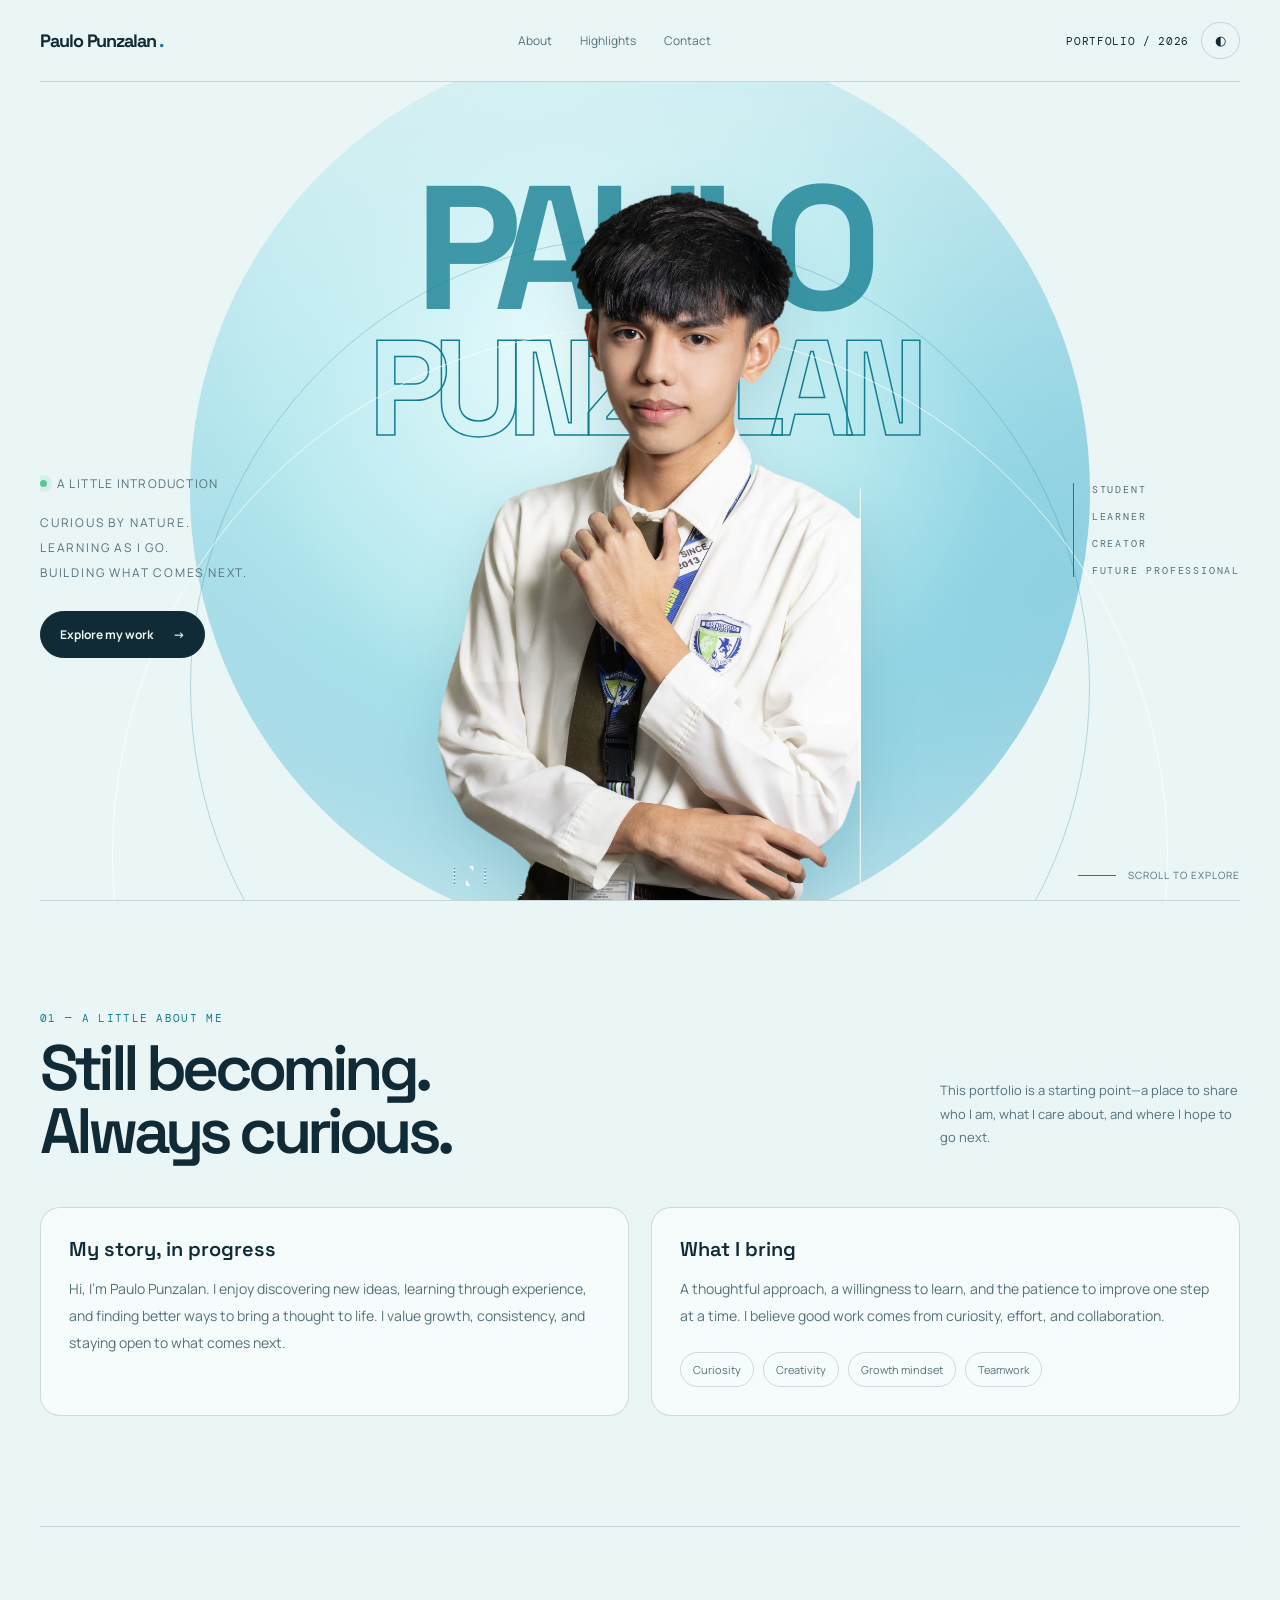
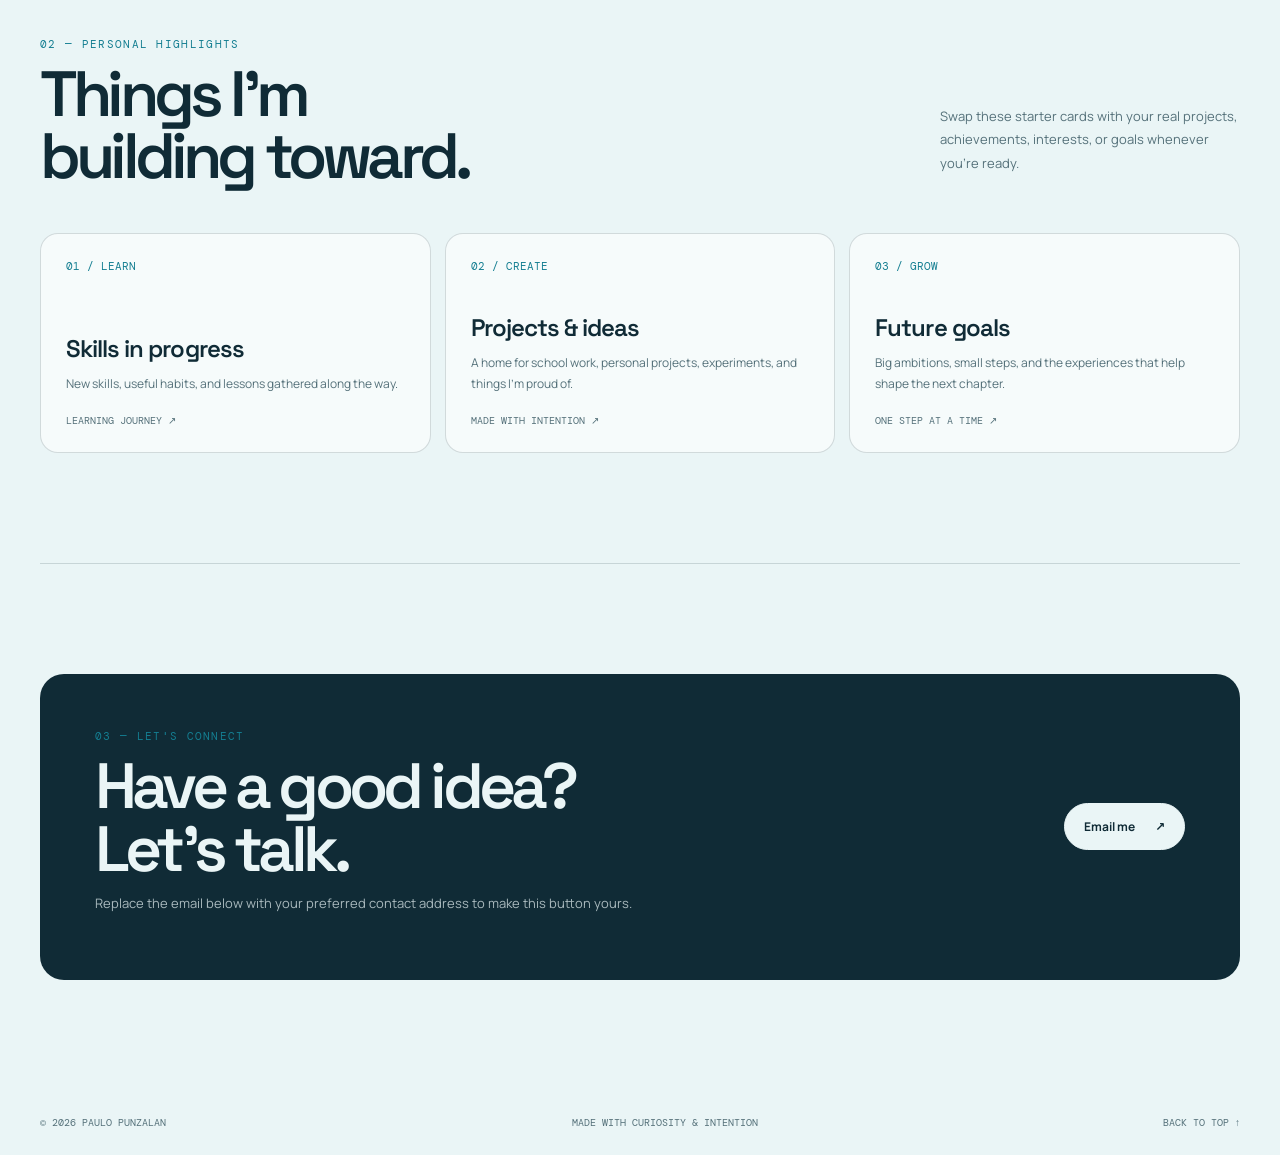
<file: paulo_punzalan_portfolio/index.html>
<!DOCTYPE html>
<html lang="en">
 <head>
  <meta charset="utf-8"/>
  <meta content="width=device-width, initial-scale=1.0" name="viewport"/>
  <title>
   Paulo Punzalan &mdash; Portfolio
  </title>
  <meta content="The personal portfolio of Paulo Punzalan." name="description"/>
  <link href="https://fonts.googleapis.com" rel="preconnect"/>
  <link crossorigin="" href="https://fonts.gstatic.com" rel="preconnect"/>
  <link href="https://fonts.googleapis.com/css2?family=DM+Mono:wght@400;500&amp;family=Manrope:wght@400;500;600;700;800&amp;family=Space+Grotesk:wght@400;500;600;700&amp;display=swap" rel="stylesheet"/>
    <link rel="stylesheet" href="styles.css">
 </head>
 <body>
  <div class="wrap">
   <nav>
    <a class="logo" href="#top">
     Paulo Punzalan
     <span>
      .
     </span>
    </a>
    <div class="navlinks">
     <a href="#about">
      About
     </a>
     <a href="#work">
      Highlights
     </a>
     <a href="#contact">
      Contact
     </a>
    </div>
    <div class="navright">
     <span class="mono" id="clock">
      PORTFOLIO / 2026
     </span>
     <button aria-label="Toggle color theme" class="iconbtn" id="themeToggle">
      ◐
     </button>
    </div>
   </nav>
   <main id="top">
    <div class="hero hero-redesigned">
      <div class="hero-backdrop-name" aria-hidden="true">
        <span>PAULO</span>
        <span class="name-outline">PUNZALAN</span>
      </div>
      <div class="hero-orbit orbit-one" aria-hidden="true"></div>
      <div class="hero-orbit orbit-two" aria-hidden="true"></div>

      <div class="hero-side hero-side-left">
        <div class="eyebrow hero-item item-1"><span class="dot"></span> A little introduction</div>
        <p class="hero-side-copy hero-item item-2">Curious by nature.<br>Learning as I go.<br>Building what comes next.</p>
        <a class="btn primary hero-cta hero-item item-5" href="#work">Explore my work <span>→</span></a>
      </div>

      <div class="visual visual-redesigned">
        <img alt="Background-removed portrait of Paulo Punzalan" class="portrait portrait-redesigned hero-item item-4" src="assets/paulo-punzalan.png" />
      </div>

      <div class="hero-side hero-side-right hero-item item-3">
        <span>STUDENT</span>
        <span>LEARNER</span>
        <span>CREATOR</span>
        <span>FUTURE PROFESSIONAL</span>
      </div>
      <div class="scrollhint hero-item item-6">Scroll to explore</div>
    </div>
    <section class="reveal" id="about">
     <div class="sectionhead">
      <div>
       <div class="kicker">
        01 &mdash; A little about me
       </div>
       <h2>
        Still becoming.
        <br/>
        Always curious.
       </h2>
      </div>
      <p>
       This portfolio is a starting point&mdash;a place to share who I am, what I care about, and where I hope to go next.
      </p>
     </div>
     <div class="aboutgrid">
      <article class="panel">
       <h3>
        My story, in progress
       </h3>
       <p>
        Hi, I&rsquo;m Paulo Punzalan. I enjoy discovering new ideas, learning through experience, and finding better ways to bring a thought to life. I value growth, consistency, and staying open to what comes next.
       </p>
      </article>
      <article class="panel">
       <h3>
        What I bring
       </h3>
       <p>
        A thoughtful approach, a willingness to learn, and the patience to improve one step at a time. I believe good work comes from curiosity, effort, and collaboration.
       </p>
       <div class="tags">
        <span class="tag">
         Curiosity
        </span>
        <span class="tag">
         Creativity
        </span>
        <span class="tag">
         Growth mindset
        </span>
        <span class="tag">
         Teamwork
        </span>
       </div>
      </article>
     </div>
    </section>
    <section class="reveal" id="work">
     <div class="sectionhead">
      <div>
       <div class="kicker">
        02 &mdash; Personal highlights
       </div>
       <h2>
        Things I&rsquo;m
        <br/>
        building toward.
       </h2>
      </div>
      <p>
       Swap these starter cards with your real projects, achievements, interests, or goals whenever you're ready.
      </p>
     </div>
     <div class="cards">
      <article class="workcard">
       <span class="worknum">
        01 / LEARN
       </span>
       <h3>
        Skills in progress
       </h3>
       <p>
        New skills, useful habits, and lessons gathered along the way.
       </p>
       <small>
        LEARNING JOURNEY &nearrow;
       </small>
      </article>
      <article class="workcard">
       <span class="worknum">
        02 / CREATE
       </span>
       <h3>
        Projects &amp; ideas
       </h3>
       <p>
        A home for school work, personal projects, experiments, and things I&rsquo;m proud of.
       </p>
       <small>
        MADE WITH INTENTION &nearrow;
       </small>
      </article>
      <article class="workcard">
       <span class="worknum">
        03 / GROW
       </span>
       <h3>
        Future goals
       </h3>
       <p>
        Big ambitions, small steps, and the experiences that help shape the next chapter.
       </p>
       <small>
        ONE STEP AT A TIME &nearrow;
       </small>
      </article>
     </div>
    </section>
    <section class="reveal" id="contact">
     <div class="contactbox">
      <div>
       <div class="kicker">
        03 &mdash; Let's connect
       </div>
       <h2>
        Have a good idea?
        <br/>
        Let&rsquo;s talk.
       </h2>
       <p>
        Replace the email below with your preferred contact address to make this button yours.
       </p>
      </div>
      <a class="btn primary" href="mailto:hello@example.com" id="emailBtn">
       Email me
       <span>
        &nearrow;
       </span>
      </a>
     </div>
    </section>
   </main>
   <footer>
    <span>
     &copy; 2026 Paulo Punzalan
    </span>
    <span>
     Made with curiosity &amp; intention
    </span>
    <a href="#top">
     Back to top &uarr;
    </a>
   </footer>
  </div>
  <script src="script.js" defer></script>

 </body>
</html>
</file>
<file: paulo_punzalan_portfolio/styles.css>
:root {
    --bg:#eaf5f6;
    --ink:#102b36;
    --muted:#55717a;
    --accent:#147e91;
    --line:rgba(16,43,54,.16);
    --card:rgba(255,255,255,.58)
}

* {
    box-sizing:border-box
}

html {
    scroll-behavior:smooth
}

body {
    margin:0;
    background:var(--bg);
    color:var(--ink);
    font-family:Manrope,system-ui,sans-serif;
    transition:background .35s,color .35s;
    overflow-x:hidden
}

body.dark {
    --bg:#0b2028;
    --ink:#edf7f7;
    --muted:#a6c0c5;
    --accent:#65d5df;
    --line:rgba(237,247,247,.17);
    --card:rgba(255,255,255,.055)
}

a {
    color:inherit;
    text-decoration:none
}

.wrap {
    width:min(1200px,calc(100% - 48px));
    margin:auto
}

nav {
    height:82px;
    display:flex;
    align-items:center;
    justify-content:space-between;
    border-bottom:1px solid var(--line);
    position:relative;
    z-index:5
}

.logo {
    font:700 18px 'Space Grotesk';
    letter-spacing:-.06em
}

.logo span {
    color:var(--accent)
}

.navlinks {
    display:flex;
    gap:28px;
    font-size:12px;
    color:var(--muted)
}

.navlinks a:hover {
    color:var(--accent)
}

.navright {
    display:flex;
    align-items:center;
    gap:12px
}

.mono {
    font:11px 'DM Mono',monospace;
    letter-spacing:.06em;
    text-transform:uppercase
}

.iconbtn {
    border:1px solid var(--line);
    background:transparent;
    color:var(--ink);
    padding:10px 13px;
    border-radius:99px;
    cursor:pointer
}

.hero {
    min-height:calc(100svh - 82px);
    display:grid;
    grid-template-columns:1fr 1fr;
    align-items:center;
    position:relative;
    padding:45px 0 65px
}

.eyebrow {
    display:flex;
    align-items:center;
    gap:10px;
    color:var(--muted);
    font-size:12px;
    letter-spacing:.1em;
    text-transform:uppercase
}

.dot {
    width:7px;
    height:7px;
    background:#5cc69b;
    border-radius:50%;
    box-shadow:0 0 0 5px rgba(92,198,155,.13)
}

h1 {
    font:600 clamp(3.3rem,7vw,7.2rem)/.91 'Space Grotesk',sans-serif;
    letter-spacing:-.085em;
    margin:25px 0 22px;
    position:relative;
    z-index:2
}

h1 .outline {
    color:transparent;
    -webkit-text-stroke:1.4px var(--ink)
}

.intro {
    max-width:420px;
    color:var(--muted);
    font-size:15px;
    line-height:1.85
}

.actions {
    display:flex;
    gap:12px;
    flex-wrap:wrap;
    margin-top:29px
}

.btn {
    padding:14px 19px;
    border-radius:99px;
    border:1px solid var(--ink);
    font-size:12px;
    font-weight:700;
    display:inline-flex;
    align-items:center;
    gap:20px;
    transition:transform .25s,background .25s,color .25s;
    cursor:pointer
}

.btn:hover {
    transform:translateY(-3px)
}

.primary {
    background:var(--ink);
    color:var(--bg)
}

.secondary {
    background:transparent
}

.meta {
    display:flex;
    gap:30px;
    margin-top:50px;
    color:var(--muted);
    font-size:11px
}

.meta strong {
    display:block;
    color:var(--ink);
    font:500 15px 'DM Mono';
    margin-bottom:5px
}

.visual {
    height:min(690px,75vh);
    min-height:470px;
    position:relative;
    display:flex;
    align-items:flex-end;
    justify-content:center
}

.visual:before {
    content:"";
    position:absolute;
    width:min(82%,460px);
    aspect-ratio:1;
    border-radius:50%;
    background:linear-gradient(145deg,#b7e9ee,#66b9ce);
    top:50%;
    left:50%;
    transform:translate(-50%,-47%);
    box-shadow:inset -20px -30px 70px rgba(16,73,94,.1)
}

.visual:after {
    content:"";
    position:absolute;
    width:80%;
    height:18%;
    bottom:4%;
    left:10%;
    background:var(--ink);
    opacity:.12;
    filter:blur(30px);
    border-radius:50%
}

.bigname {
    position:absolute;
    z-index:1;
    top:13%;
    left:50%;
    transform:translate(-50%,25px);
    opacity:0;
    white-space:nowrap;
    text-align:center;
    font:700 clamp(2.4rem,5vw,5.4rem)/.85 'Space Grotesk';
    letter-spacing:-.09em;
    color:rgba(16,43,54,.25);
    animation:rise .95s cubic-bezier(.2,.8,.2,1) .18s forwards
}

body.dark .bigname {
    color:rgba(237,247,247,.22)
}

.portrait {
    position:relative;
    z-index:2;
    max-height:100%;
    max-width:100%;
    object-fit:contain;
    object-position:bottom;
    mix-blend-mode:multiply;
    filter:drop-shadow(0 18px 28px rgba(17,54,67,.15));
    animation:portraitIn 1s cubic-bezier(.2,.8,.2,1) .25s both
}

body.dark .portrait {
    mix-blend-mode:normal
}

.image-note {
    position:absolute;
    z-index:3;
    bottom:7%;
    right:1%;
    font:10px 'DM Mono';
    color:var(--muted);
    writing-mode:vertical-rl
}

.scrollhint {
    position:absolute;
    bottom:20px;
    left:0;
    display:flex;
    align-items:center;
    gap:12px;
    color:var(--muted);
    font-size:10px;
    letter-spacing:.1em;
    text-transform:uppercase
}

.scrollhint:before {
    content:"";
    height:1px;
    width:38px;
    background:var(--accent)
}

section {
    padding:110px 0;
    border-top:1px solid var(--line)
}

.sectionhead {
    display:flex;
    justify-content:space-between;
    gap:25px;
    align-items:end;
    margin-bottom:45px
}

.kicker {
    font:11px 'DM Mono';
    color:var(--accent);
    text-transform:uppercase;
    letter-spacing:.12em
}

h2 {
    font:600 clamp(2.4rem,5vw,4.7rem)/.98 'Space Grotesk';
    letter-spacing:-.075em;
    margin:12px 0 0
}

.sectionhead p {
    max-width:300px;
    color:var(--muted);
    font-size:13px;
    line-height:1.8
}

.aboutgrid {
    display:grid;
    grid-template-columns:1fr 1fr;
    gap:22px
}

.panel {
    border:1px solid var(--line);
    background:var(--card);
    border-radius:20px;
    padding:28px
}

.panel p {
    color:var(--muted);
    font-size:14px;
    line-height:1.9
}

.panel h3 {
    font:600 20px 'Space Grotesk';
    margin:0
}

.tags {
    display:flex;
    flex-wrap:wrap;
    gap:9px;
    margin-top:22px
}

.tag {
    border:1px solid var(--line);
    border-radius:99px;
    padding:9px 12px;
    font-size:11px;
    color:var(--muted)
}

.cards {
    display:grid;
    grid-template-columns:repeat(3,1fr);
    gap:14px
}

.workcard {
    padding:25px;
    min-height:220px;
    border:1px solid var(--line);
    border-radius:18px;
    background:var(--card);
    display:flex;
    flex-direction:column;
    transition:transform .25s,border-color .25s
}

.workcard:hover {
    transform:translateY(-5px);
    border-color:var(--accent)
}

.worknum {
    font:11px 'DM Mono';
    color:var(--accent)
}

.workcard h3 {
    font:600 24px 'Space Grotesk';
    letter-spacing:-.04em;
    margin:auto 0 10px
}

.workcard p {
    font-size:12px;
    line-height:1.7;
    color:var(--muted);
    margin:0
}

.workcard small {
    margin-top:20px;
    font:10px 'DM Mono';
    color:var(--muted)
}

.contactbox {
    display:flex;
    align-items:center;
    justify-content:space-between;
    gap:25px;
    padding:clamp(25px,5vw,55px);
    background:var(--ink);
    color:var(--bg);
    border-radius:24px
}

.contactbox p {
    color:color-mix(in srgb,var(--bg) 70%,transparent);
    font-size:13px
}

.contactbox h2 {
    max-width:650px
}

.contactbox .btn {
    border-color:var(--bg);
    white-space:nowrap
}

.contactbox .primary {
    background:var(--bg);
    color:var(--ink)
}

footer {
    padding:26px 0;
    display:flex;
    justify-content:space-between;
    gap:15px;
    color:var(--muted);
    font:10px 'DM Mono';
    text-transform:uppercase
}

.reveal {
    opacity:0;
    transform:translateY(22px);
    transition:opacity .7s ease,transform .7s cubic-bezier(.2,.8,.2,1)
}

.reveal.visible {
    opacity:1;
    transform:translateY(0)
}

@keyframes rise {
    to {
        opacity:1;
        transform:translate(-50%,0)
    }

}

@keyframes portraitIn {
    from {
        opacity:0;
        transform:translateY(25px) scale(.98)
    }

    to {
        opacity:1;
        transform:translateY(0) scale(1)
    }

}

@media(max-width:760px) {
    .wrap {
        width:calc(100% - 32px)
    }

    nav {
        height:68px
    }

    .navlinks {
        display:none
    }

    .hero {
        grid-template-columns:1fr;
        padding-top:55px;
        gap:5px
    }

    .hero-copy {
        position:relative;
        z-index:3
    }

    .visual {
        height:510px;
        min-height:0;
        margin-top:-10px
    }

    .visual:before {
        width:75%;
        top:48%
    }

    .bigname {
        top:5%
    }

    .portrait {
        max-height:100%
    }

    .scrollhint {
        display:none
    }

    .meta {
        margin-top:32px
    }

    .aboutgrid,.cards {
        grid-template-columns:1fr
    }

    .sectionhead {
        display:block
    }

    .sectionhead p {
        margin-top:20px
    }

    .contactbox {
        display:block
    }

    .contactbox .btn {
        margin-top:20px
    }

    section {
        padding:75px 0
    }

    footer {
        flex-wrap:wrap
    }

}

@media(prefers-reduced-motion:reduce) {
    *,*:before,*:after {
        animation-duration:.01ms!important;
        transition-duration:.01ms!important;
        scroll-behavior:auto!important
    }

    .reveal {
        opacity:1;
        transform:none
    }

}
  

/* Redesigned layered hero — each element enters on its own staggered delay. */
.hero-redesigned {
    min-height: min(900px, calc(100svh - 82px));
    height: min(900px, calc(100svh - 82px));
    display: block;
    isolation: isolate;
    overflow: hidden;
    padding: 0;
}
.hero-redesigned::before {
    content: "";
    position: absolute;
    width: min(78vw, 900px);
    aspect-ratio: 1 / 1;
    height: auto;
    left: 50%;
    top: 50%;
    transform: translate(-50%, -50%);
    border-radius: 50%;
    background: radial-gradient(circle at 42% 34%, #e8fbfc 0%, #b8e9ef 38%, #78c7dc 72%, #4aa7c5 100%);
    z-index: -2;
}
.hero-redesigned::after {
    content: "";
    position: absolute;
    inset: 0;
    background: radial-gradient(ellipse at center, transparent 42%, var(--bg) 100%);
    pointer-events: none;
    z-index: -1;
}
.hero-backdrop-name {
    position: absolute;
    z-index: 0;
    top: 12%;
    left: 50%;
    width: 100%;
    transform: translateX(-50%);
    display: flex;
    flex-direction: column;
    align-items: center;
    text-align: center;
    font: 800 clamp(4.2rem, 14vw, 11rem)/.78 "Space Grotesk", sans-serif;
    letter-spacing: -.095em;
    color: rgba(20,126,145,.78);
    white-space: nowrap;
}
.hero-backdrop-name span:first-child { animation: nameRise .8s cubic-bezier(.2,.8,.2,1) .12s both; }
.hero-backdrop-name .name-outline {
    color: transparent;
    -webkit-text-stroke: 1.5px var(--accent);
    font-size: .77em;
    margin-top: .14em;
    animation: nameRise .8s cubic-bezier(.2,.8,.2,1) .32s both;
}
.hero-orbit {
    position: absolute;
    z-index: 0;
    border: 1px solid rgba(20,126,145,.26);
    border-radius: 50%;
    pointer-events: none;
}
.orbit-one { width: 75%; aspect-ratio: 1; left: 12.5%; top: 19%; animation: orbitIn .9s ease .2s both; }
.orbit-two { width: 88%; aspect-ratio: 1; left: 6%; top: 30%; border-color: rgba(255,255,255,.7); animation: orbitIn 1s ease .42s both; }
.visual-redesigned {
    position: absolute;
    z-index: 1;
    inset: 10% 18% 0;
    height: auto;
    min-height: 0;
    display: flex;
    align-items: flex-end;
    justify-content: center;
    pointer-events: none;
}
.visual-redesigned::before, .visual-redesigned::after { content: none; }
.portrait-redesigned {
    display: block;
    width: auto;
    height: 100%;
    max-width: 100%;
    max-height: 100%;
    object-fit: contain;
    object-position: center bottom;
    mix-blend-mode: normal;
    filter: drop-shadow(0 20px 28px rgba(14,65,82,.15));
    animation: portraitRise 1s cubic-bezier(.2,.8,.2,1) .68s both;
}
.hero-side { position: absolute; z-index: 3; color: var(--muted); }
.hero-side-left { left: 0; top: 48%; width: 220px; }
.hero-side-copy { font-size: 12px; line-height: 2.1; letter-spacing: .15em; text-transform: uppercase; margin: 18px 0 26px; }
.hero-side-right { right: 0; top: 49%; display: flex; flex-direction: column; gap: 14px; padding-left: 18px; border-left: 1px solid var(--accent); font: 10px "DM Mono", monospace; letter-spacing: .18em; }
.hero-cta { pointer-events: auto; }
.hero-redesigned .scrollhint { z-index: 4; left: auto; right: 0; bottom: 18px; }
.hero-redesigned .scrollhint::before { background: var(--accent); }
.hero-item { opacity: 0; animation: itemRise .75s cubic-bezier(.2,.8,.2,1) both; }
.hero-item.item-1 { animation-delay: .25s; }
.hero-item.item-2 { animation-delay: .42s; }
.hero-item.item-3 { animation-delay: .58s; }
.hero-item.item-4 { animation-delay: .72s; }
.hero-item.item-5 { animation-delay: .9s; }
.hero-item.item-6 { animation-delay: 1.08s; }
@keyframes itemRise { from { opacity: 0; transform: translateY(28px); } to { opacity: 1; transform: translateY(0); } }
@keyframes nameRise { from { opacity: 0; transform: translateY(35px); } to { opacity: 1; transform: translateY(0); } }
@keyframes portraitRise { from { opacity: 0; transform: translateY(42px) scale(.985); } to { opacity: 1; transform: translateY(0) scale(1); } }
@keyframes orbitIn { from { opacity: 0; transform: scale(.94); } to { opacity: 1; transform: scale(1); } }
@media (max-width: 760px) {
    .hero-redesigned { height: 760px; min-height: 760px; padding: 0; }
    .hero-redesigned::before { width: min(96vw, 700px); top: 48%; }
    .hero-backdrop-name { top: 12%; font-size: clamp(3.6rem, 15vw, 7rem); }
    .visual-redesigned { inset: 18% 3% 0; }
    .portrait-redesigned { max-width: 112%; }
    .hero-side-left { top: 4%; width: 72%; }
    .hero-side-copy { display: none; }
    .hero-side-right { top: auto; bottom: 14%; right: 0; gap: 8px; font-size: 8px; }
    .hero-cta { position: absolute; bottom: 7%; left: 0; }
    .hero-redesigned .scrollhint { bottom: 2%; right: 0; font-size: 8px; }
    .orbit-one { width: 94%; left: 3%; top: 22%; }
    .orbit-two { width: 110%; left: -5%; top: 32%; }
}
@media (prefers-reduced-motion: reduce) {
    .hero-item, .hero-backdrop-name span, .hero-backdrop-name .name-outline, .orbit-one, .orbit-two, .portrait-redesigned { animation: none !important; opacity: 1; transform: none; }
}
</file>
